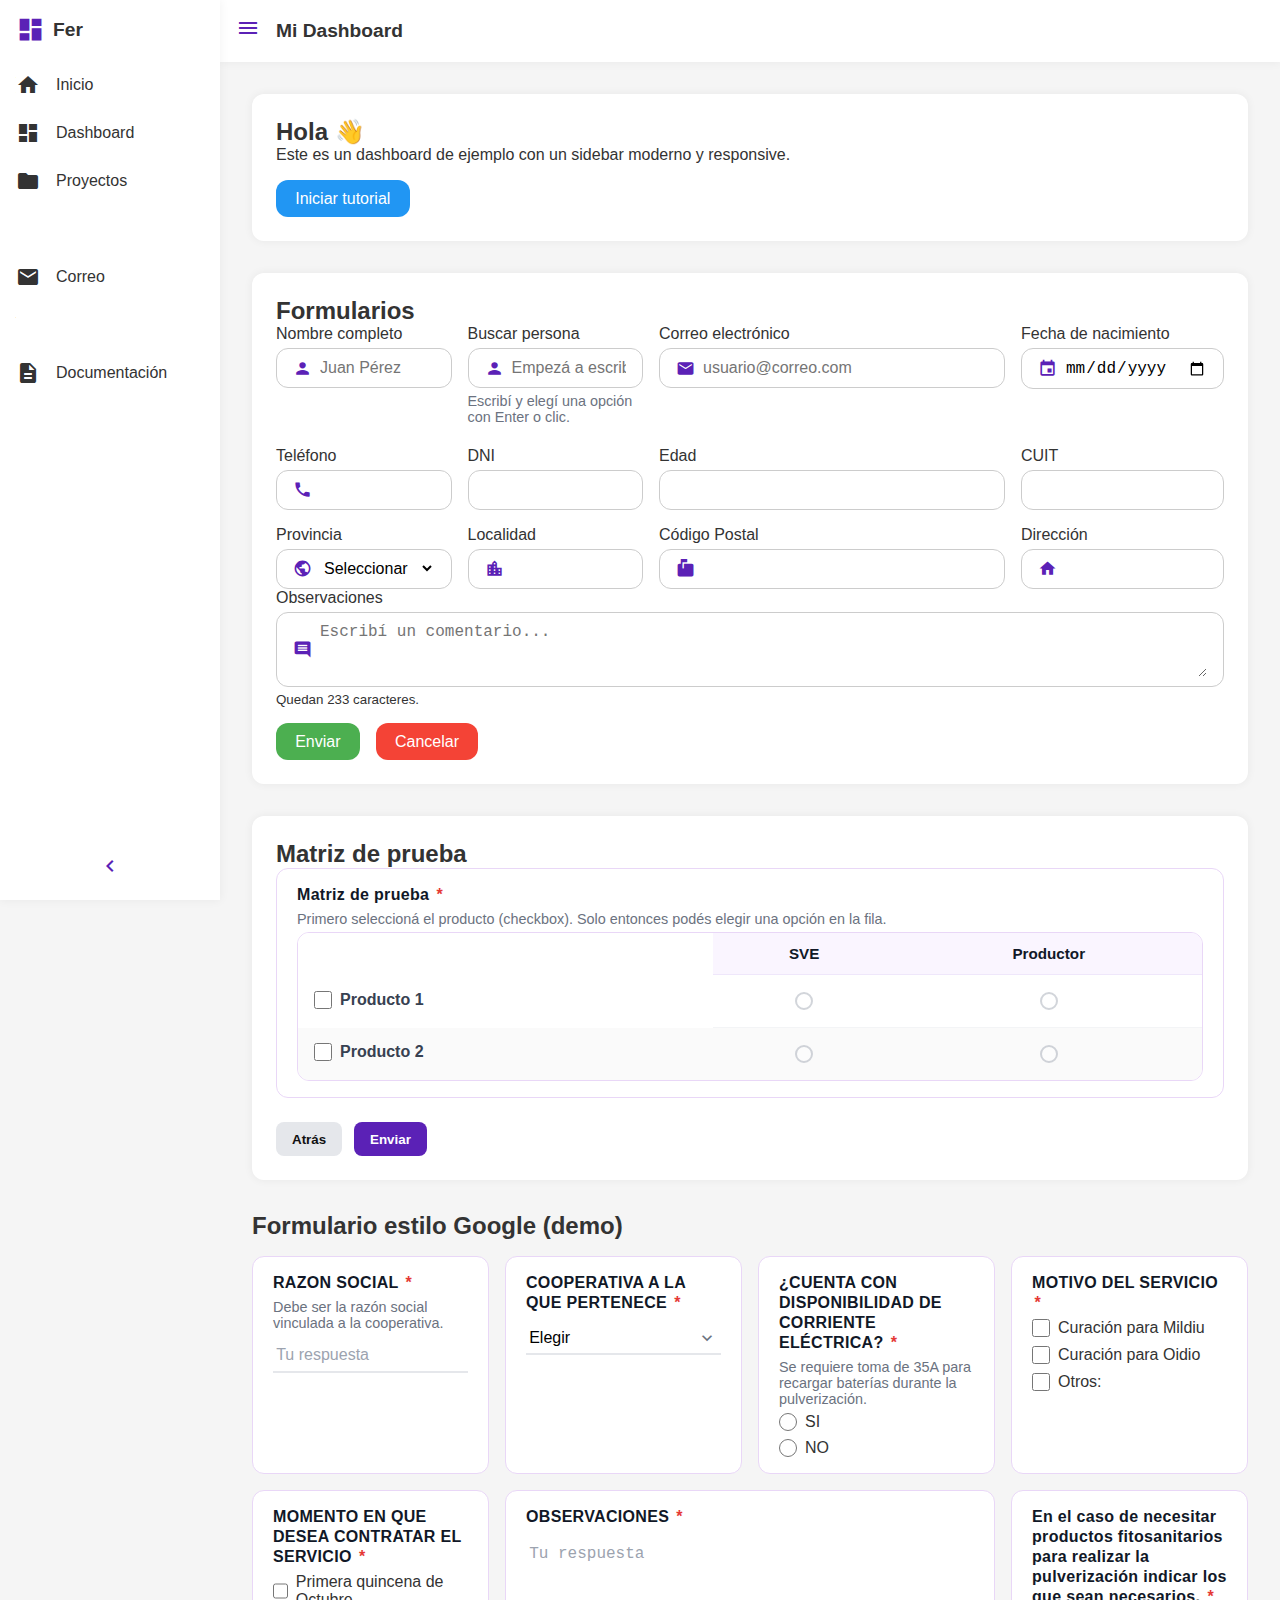
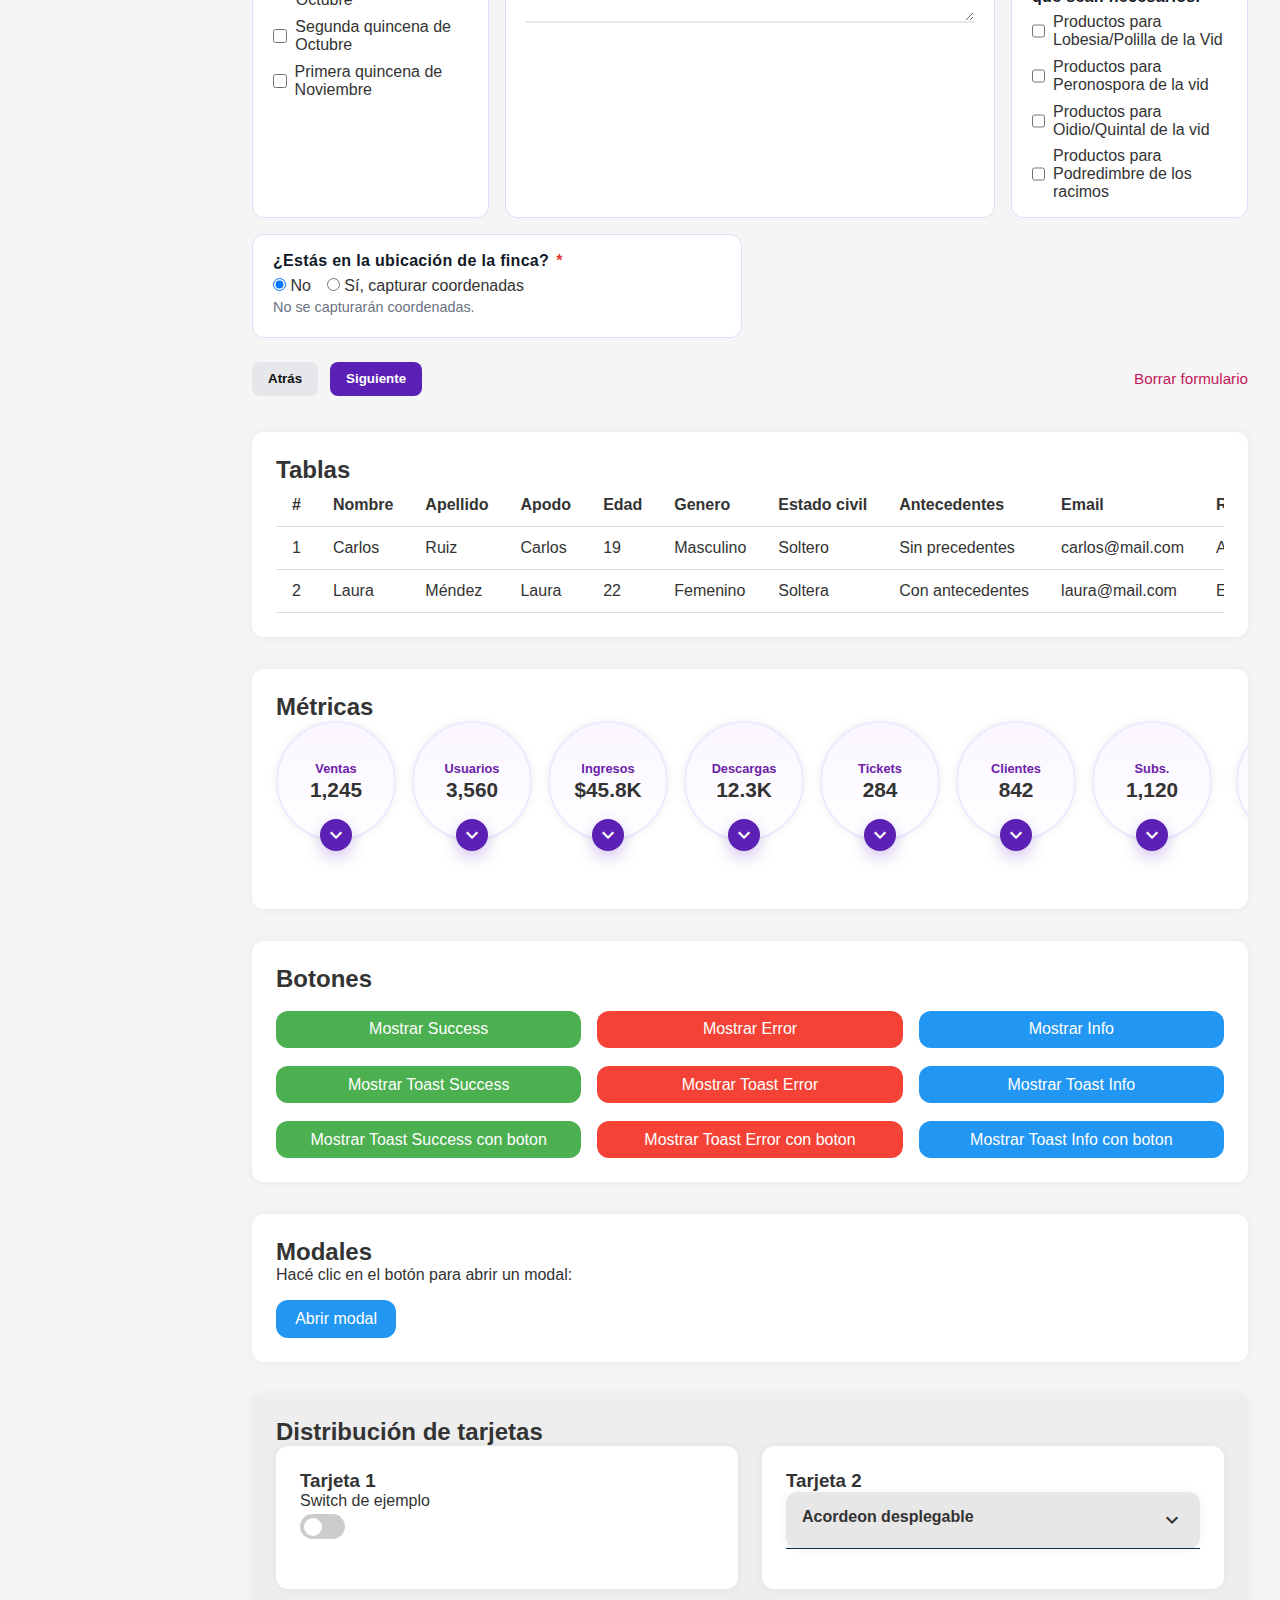
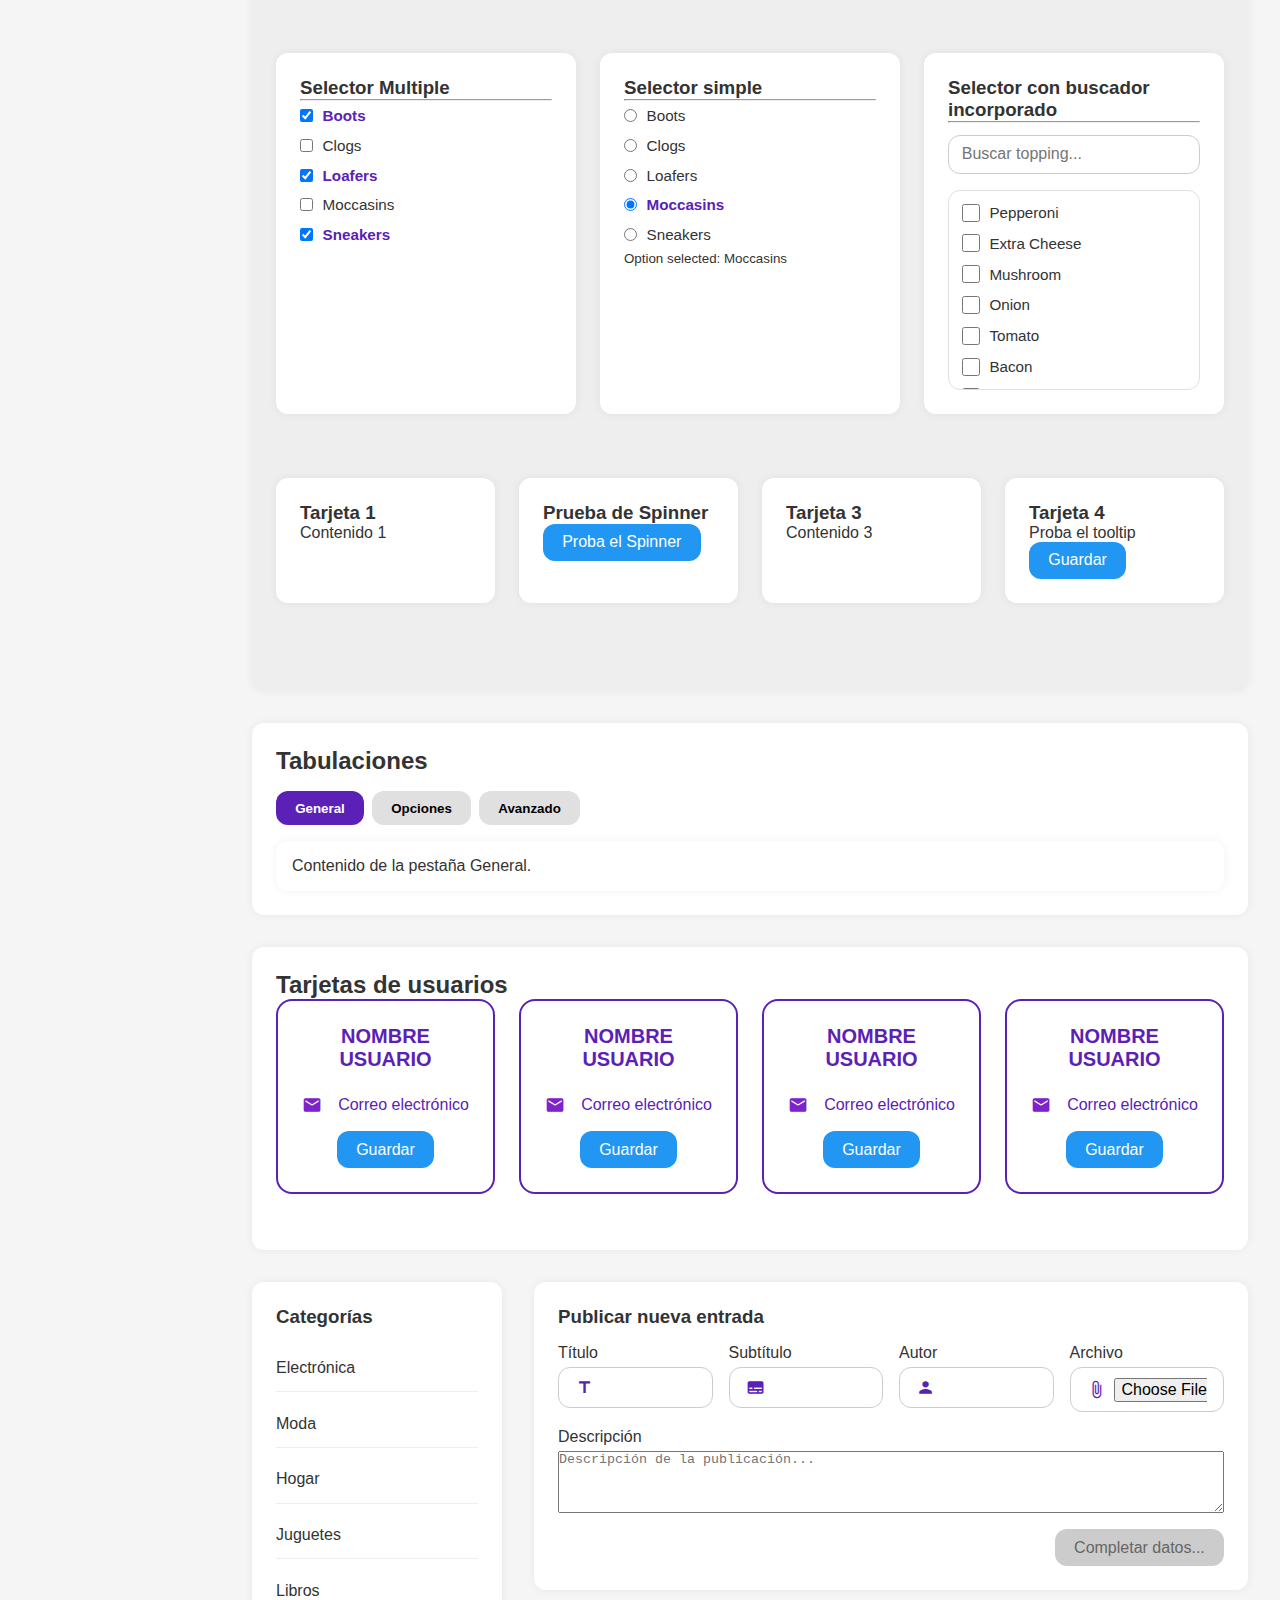
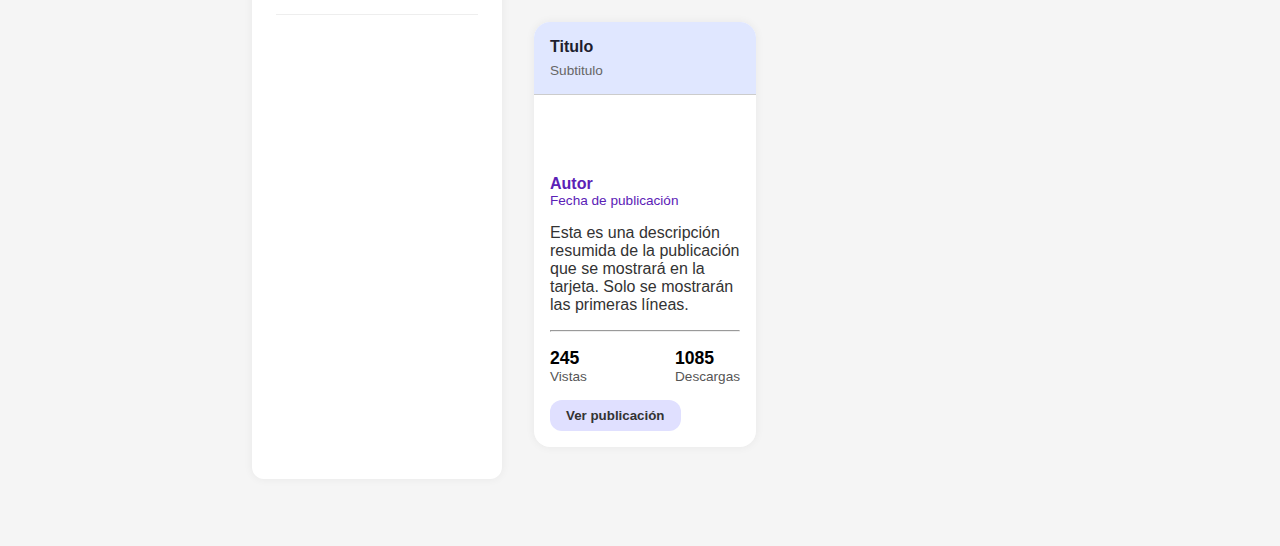
<file: assets/framework/index.html>
<!DOCTYPE html>
<html lang="es">

<head>
    <meta charset="UTF-8">
    <meta name="viewport" content="width=device-width, initial-scale=1">
    <title>UI Framework Fernando Salguero</title>

    <!-- Material Icons CDN -->
    <link href="https://fonts.googleapis.com/icon?family=Material+Icons" rel="stylesheet">

    <!-- Framework CSS -->
    <link rel="stylesheet" href="./framework.css">

</head>

<body>

    <!-- Contenedor principal -->
    <div class="layout">

        <!-- Sidebar -->
        <aside class="sidebar" id="sidebar">
            <div class="sidebar-header">
                <span class="material-icons logo-icon">dashboard</span>
                <span class="logo-text">Fer</span>
            </div>

            <nav class="sidebar-menu">
                <ul>
                    <li onclick="location.href='index.html'">
                        <span class="material-icons">home</span><span class="link-text">Inicio</span>
                    </li>
                    <li><span class="material-icons">dashboard</span><span class="link-text">Dashboard</span></li>
                    <li><span class="material-icons">folder</span><span class="link-text">Proyectos</span></li>
                    <li><span class="material-icons">calendar_today</span><span class="link-text">Calendario</span></li>
                    <li><span class="material-icons">email</span><span class="link-text">Correo</span></li>
                    <li><span class="material-icons">bar_chart</span><span class="link-text">Reportes</span></li>
                    <li onclick="location.href='documentation.html'">
                        <span class="material-icons">description</span><span class="link-text">Documentación</span>
                    </li>
                </ul>
            </nav>

            <div class="sidebar-footer">
                <button class="btn-icon" onclick="toggleSidebar()">
                    <span class="material-icons" id="collapseIcon">chevron_left</span>
                </button>
            </div>
        </aside>

        <!-- Contenido principal -->
        <div class="main">

            <!-- header -->
            <header class="navbar">
                <button class="btn-icon" onclick="toggleSidebar()">
                    <span class="material-icons">menu</span>
                </button>
                <div class="navbar-title">Mi Dashboard</div>
            </header>

            <!-- cuerpo de la página  -->
            <section class="content">

                <!-- Bienvenida -->
                <div class="card">
                    <h2>Hola 👋</h2>
                    <p>Este es un dashboard de ejemplo con un sidebar moderno y responsive.</p>
                    <div class="form-buttons">
                        <button class="btn btn-info" onclick="startTour()">Iniciar tutorial</button>
                    </div>
                </div>




                <!-- Formulario -->
                <div class="card">
                    <h2>Formularios</h2>
                    <form class="form-modern">
                        <div class="form-grid grid-4">

                            <!-- Nombre completo -->
                            <div class="input-group">
                                <label for="nombre">Nombre completo</label>
                                <div class="input-icon input-icon-name">
                                    <input type="text" id="nombre" name="nombre" placeholder="Juan Pérez" required />
                                </div>
                            </div>

                            <!-- Nombre (con buscador en el mismo input) -->
<div class="input-group">
  <label for="nombre-buscador">Buscar persona</label>
  <div class="input-icon input-icon-name typeahead-wrapper">
    <input
      type="text"
      id="nombre-buscador"
      name="nombre_buscador"
      placeholder="Empezá a escribir un nombre…"
      autocomplete="off"
      aria-autocomplete="list"
      aria-expanded="false"
      aria-controls="ta-list-nombres"
      aria-activedescendant=""
      required
    />
    <!-- Sugerencias -->
    <ul id="ta-list-nombres" class="typeahead-list" role="listbox" hidden></ul>
  </div>
  <small class="gform-helper">Escribí y elegí una opción con Enter o clic.</small>
</div>

                            <!-- Correo electrónico -->
                            <div class="input-group">
                                <label for="email">Correo electrónico</label>
                                <div class="input-icon input-icon-email">
                                    <input id="email" name="email" placeholder="usuario@correo.com" />
                                </div>
                            </div>

                            <!-- Fecha de nacimiento -->
                            <div class="input-group">
                                <label for="fecha">Fecha de nacimiento</label>
                                <div class="input-icon input-icon-date">
                                    <input id="fecha" name="fecha" />
                                </div>
                            </div>

                            <!-- Teléfono -->
                            <div class="input-group">
                                <label for="telefono">Teléfono</label>
                                <div class="input-icon input-icon-phone">
                                    <input id="telefono" name="telefono" />
                                </div>
                            </div>

                            <!-- DNI -->
                            <div class="input-group">
                                <label for="dni">DNI</label>
                                <div class="input-icon input-icon-dni">
                                    <input id="dni" name="dni" />
                                </div>
                            </div>

                            <!-- Edad -->
                            <div class="input-group">
                                <label for="edad">Edad</label>
                                <div class="input-icon input-icon-age">
                                    <input id="edad" name="edad" />
                                </div>
                            </div>

                            <!-- CUIT -->
                            <div class="input-group">
                                <label for="cuit">CUIT</label>
                                <div class="input-icon input-icon-cuit">
                                    <input id="cuit" name="cuit" />
                                </div>
                            </div>

                            <!-- Provincia -->
                            <div class="input-group">
                                <label for="provincia">Provincia</label>
                                <div class="input-icon input-icon-globe">
                                    <select id="provincia" name="provincia" required>
                                        <option value="">Seleccionar</option>
                                        <option>Buenos Aires</option>
                                        <option>Córdoba</option>
                                        <option>Santa Fe</option>
                                    </select>
                                </div>
                            </div>

                            <!-- Localidad -->
                            <div class="input-group">
                                <label for="localidad">Localidad</label>
                                <div class="input-icon input-icon-city">
                                    <input type="text" id="localidad" name="localidad" required />
                                </div>
                            </div>

                            <!-- Código Postal -->
                            <div class="input-group">
                                <label for="cp">Código Postal</label>
                                <div class="input-icon input-icon-cp">
                                    <input type="text" id="cp" name="cp" />
                                </div>
                            </div>

                            <!-- Dirección -->
                            <div class="input-group">
                                <label for="direccion">Dirección</label>
                                <div class="input-icon input-icon-address">
                                    <input type="text" id="direccion" name="direccion" required />
                                </div>
                            </div>
                        </div>
                        <!-- Observaciones -->
                        <div class="input-group">
                            <label for="observaciones">Observaciones</label>
                            <div class="input-icon input-icon-comment">
                                <textarea id="observaciones" name="observaciones" maxlength="233" rows="3"
                                    placeholder="Escribí un comentario..."></textarea>
                            </div>
                            <small class="char-count" data-for="observaciones">Quedan 233 caracteres.</small>
                        </div>

                        <!-- Botones -->
                        <div class="form-buttons">
                            <button class="btn btn-aceptar" type="submit">Enviar</button>
                            <button class="btn btn-cancelar" type="reset">Cancelar</button>
                        </div>
                    </form>
                </div>

                <!-- ===== Matriz estilo Google Forms ===== -->
                <div class="card">
                    <h2>Matriz de prueba</h2>

                    <form id="form-matriz" class="gform-grid cols-1" novalidate>
                        <div class="gform-question" data-required="true">
                            <div class="gform-legend">
                                Matriz de prueba <span class="gform-required">*</span>
                            </div>
                            <div class="gform-helper">
                                Primero seleccioná el producto (checkbox). Solo entonces podés elegir una opción en la
                                fila.
                            </div>

                            <table class="gform-matrix" role="table" aria-label="Matriz de prueba">
                                <thead>
                                    <tr>
                                        <th scope="col" class="gfm-empty"></th>
                                        <th scope="col">SVE</th>
                                        <th scope="col">Productor</th>
                                    </tr>
                                </thead>
                                <tbody>
                                    <!-- Row 1 -->
                                    <tr>
                                        <th scope="row">
                                            <label class="gfm-prod">
                                                <input type="checkbox" class="gfm-row-toggle" name="m_sel[]"
                                                    value="row1" data-row="row1" />
                                                <span>Producto 1</span>
                                            </label>
                                        </th>
                                        <td>
                                            <label class="gfm-radio">
                                                <input type="radio" name="m_row1" value="sve" disabled />
                                            </label>
                                        </td>
                                        <td>
                                            <label class="gfm-radio">
                                                <input type="radio" name="m_row1" value="productor" disabled />
                                            </label>
                                        </td>
                                    </tr>

                                    <!-- Row 2 -->
                                    <tr>
                                        <th scope="row">
                                            <label class="gfm-prod">
                                                <input type="checkbox" class="gfm-row-toggle" name="m_sel[]"
                                                    value="row2" data-row="row2" />
                                                <span>Producto 2</span>
                                            </label>
                                        </th>
                                        <td>
                                            <label class="gfm-radio">
                                                <input type="radio" name="m_row2" value="sve" disabled />
                                            </label>
                                        </td>
                                        <td>
                                            <label class="gfm-radio">
                                                <input type="radio" name="m_row2" value="productor" disabled />
                                            </label>
                                        </td>
                                    </tr>
                                </tbody>
                            </table>

                            <div class="gform-error">Seleccioná al menos un producto y, para cada producto seleccionado,
                                elegí una opción.</div>
                        </div>

                        <div class="gform-actions">
                            <button type="button" class="gform-btn">Atrás</button>
                            <button type="submit" class="gform-btn gform-primary">Enviar</button>
                        </div>
                    </form>
                </div>



                <!-- formulario de google  -->

                <h2 style="margin-bottom: 1rem;">Formulario estilo Google (demo)</h2>

                <form id="form-dron" class="gform-grid cols-4" novalidate>
                    <!-- 1) Short answer -->
                    <div class="gform-question" data-required="true">
                        <label class="gform-label" for="g_razon">RAZON SOCIAL <span
                                class="gform-required">*</span></label>
                        <div class="gform-helper">Debe ser la razón social vinculada a la cooperativa.</div>
                        <input class="gform-input" id="g_razon" name="g_razon" type="text" placeholder="Tu respuesta" />
                        <div class="gform-error">Esta pregunta es obligatoria.</div>
                    </div>

                    <!-- 2) Select / dropdown -->
                    <div class="gform-question" data-required="true">
                        <label class="gform-label" for="g_coop">COOPERATIVA A LA QUE PERTENECE <span
                                class="gform-required">*</span></label>
                        <div class="gform-select">
                            <select id="g_coop" name="g_coop">
                                <option value="">Elegir</option>
                                <option>Cooperativa La Dormida</option>
                                <option>Cooperativa Las Trincheras</option>
                                <option>Cooperativa Productores de Junín</option>
                            </select>
                            <span class="material-icons gform-arrow">expand_more</span>
                        </div>
                        <div class="gform-error">Esta pregunta es obligatoria.</div>
                    </div>

                    <!-- 3) Radio (SI/NO) con helper -->
                    <div class="gform-question" role="group" aria-labelledby="q_corriente_label">
                        <div id="q_corriente_label" class="gform-legend">
                            ¿CUENTA CON DISPONIBILIDAD DE CORRIENTE ELÉCTRICA? <span class="gform-required">*</span>
                        </div>
                        <div class="gform-helper">
                            Se requiere toma de 35A para recargar baterías durante la pulverización.
                        </div>
                        <div class="gform-options">
                            <label class="gform-option"><input type="radio" name="g_corriente" value="si">
                                <span>SI</span></label>
                            <label class="gform-option"><input type="radio" name="g_corriente" value="no">
                                <span>NO</span></label>
                        </div>
                        <div class="gform-error">Esta pregunta es obligatoria.</div>
                    </div>

                    <!-- 4) Checkbox (con “Otros” inline) -->
                    <div class="gform-question" role="group" aria-labelledby="q_motivo_label">
                        <div id="q_motivo_label" class="gform-legend">
                            MOTIVO DEL SERVICIO <span class="gform-required">*</span>
                        </div>
                        <div class="gform-options">
                            <label class="gform-option"><input type="checkbox" name="g_motivo[]" value="mildiu">
                                <span>Curación para Mildiu</span></label>
                            <label class="gform-option"><input type="checkbox" name="g_motivo[]" value="oidio">
                                <span>Curación para Oidio</span></label>
                            <label class="gform-option gform-option-otros">
                                <input type="checkbox" id="g_motivo_otros_chk" name="g_motivo[]" value="otros"
                                    aria-controls="g_motivo_otros">
                                <span>Otros:</span>
                                <input type="text" id="g_motivo_otros" name="g_motivo_otros"
                                    class="gform-input gform-input-inline oculto" placeholder="Especificar" disabled>
                            </label>
                        </div>
                        <div class="gform-error">Seleccioná al menos una opción.</div>
                    </div>

                    <!-- 5) Checkbox list (quincenas) -->
                    <div class="gform-question" role="group" aria-labelledby="q_momento_label">
                        <div id="q_momento_label" class="gform-legend">
                            MOMENTO EN QUE DESEA CONTRATAR EL SERVICIO <span class="gform-required">*</span>
                        </div>
                        <div class="gform-options">
                            <label class="gform-option"><input type="checkbox" name="g_quince[]" value="oct1">
                                <span>Primera quincena de Octubre</span></label>
                            <label class="gform-option"><input type="checkbox" name="g_quince[]" value="oct2">
                                <span>Segunda quincena de Octubre</span></label>
                            <label class="gform-option"><input type="checkbox" name="g_quince[]" value="nov1">
                                <span>Primera quincena de Noviembre</span></label>
                        </div>
                        <div class="gform-error">Seleccioná al menos una opción.</div>
                    </div>

                    <!-- 6) Long answer / párrafo -->
                    <div class="gform-question span-2" data-required="true">
                        <label class="gform-label" for="g_obs">OBSERVACIONES <span
                                class="gform-required">*</span></label>
                        <textarea class="gform-input gform-textarea" id="g_obs" name="g_obs" rows="3"
                            placeholder="Tu respuesta"></textarea>
                        <div class="gform-error">Esta pregunta es obligatoria.</div>
                    </div>

                    <!-- 7) Checkbox list (con complemento) -->
                    <div class="gform-question" role="group" aria-labelledby="q_productos_label">
                        <div id="q_productos_label" class="gform-legend">
                            En el caso de necesitar productos fitosanitarios para realizar la pulverización indicar los
                            que sean necesarios. <span class="gform-required">*</span>
                        </div>

                        <div class="gform-options gopts-with-complement">
                            <!-- Productos para Lobesia -->
                            <div class="gform-optbox">
                                <label class="gform-option">
                                    <input type="checkbox" name="g_quince[]" value="lobesia"
                                        data-complement="#cmp-lobesia">
                                    <span>Productos para Lobesia/Polilla de la Vid</span>
                                </label>
                                <div id="cmp-lobesia" class="gform-complement" hidden>
                                    <div class="gform-miniopts">
                                        <span>¿Tenés el producto?</span>
                                        <label><input type="radio" name="src-lobesia" value="sve" checked> No</label>
                                        <label><input type="radio" name="src-lobesia" value="yo"> Sí</label>
                                    </div>
                                    <div class="gform-brand" hidden>
                                        <input type="text" class="gform-input gform-input-inline" name="marca-lobesia"
                                            placeholder="Marca del producto">
                                        <div class="gform-helper">Indicá marca y, si aplica, concentración/composición.
                                        </div>
                                    </div>
                                </div>
                            </div>

                            <!-- Productos para Peronospora -->
                            <div class="gform-optbox">
                                <label class="gform-option">
                                    <input type="checkbox" name="g_quince[]" value="peronospora"
                                        data-complement="#cmp-peronospora">
                                    <span>Productos para Peronospora de la vid</span>
                                </label>
                                <div id="cmp-peronospora" class="gform-complement" hidden>
                                    <div class="gform-miniopts">
                                        <span>¿Tenés el producto?</span>
                                        <label><input type="radio" name="src-peronospora" value="sve" checked>
                                            No</label>
                                        <label><input type="radio" name="src-peronospora" value="yo"> Sí</label>
                                    </div>
                                    <div class="gform-brand" hidden>
                                        <input type="text" class="gform-input gform-input-inline"
                                            name="marca-peronospora" placeholder="Marca del producto">
                                        <div class="gform-helper">Indicá marca y, si aplica, concentración/composición.
                                        </div>
                                    </div>
                                </div>
                            </div>

                            <!-- Productos para Oidio -->
                            <div class="gform-optbox">
                                <label class="gform-option">
                                    <input type="checkbox" name="g_quince[]" value="oidio" data-complement="#cmp-oidio">
                                    <span>Productos para Oidio/Quintal de la vid</span>
                                </label>
                                <div id="cmp-oidio" class="gform-complement" hidden>
                                    <div class="gform-miniopts">
                                        <span>¿Tenés el producto?</span>
                                        <label><input type="radio" name="src-oidio" value="sve" checked> No</label>
                                        <label><input type="radio" name="src-oidio" value="yo"> Sí</label>
                                    </div>
                                    <div class="gform-brand" hidden>
                                        <input type="text" class="gform-input gform-input-inline" name="marca-oidio"
                                            placeholder="Marca del producto">
                                        <div class="gform-helper">Indicá marca y, si aplica, concentración/composición.
                                        </div>
                                    </div>
                                </div>
                            </div>

                            <!-- Productos para Podredumbre -->
                            <div class="gform-optbox">
                                <label class="gform-option">
                                    <input type="checkbox" name="g_quince[]" value="podredumbre"
                                        data-complement="#cmp-podredumbre">
                                    <span>Productos para Podredimbre de los racimos</span>
                                </label>
                                <div id="cmp-podredumbre" class="gform-complement" hidden>
                                    <div class="gform-miniopts">
                                        <span>¿Tenés el producto?</span>
                                        <label><input type="radio" name="src-podredumbre" value="sve" checked>
                                            No</label>
                                        <label><input type="radio" name="src-podredumbre" value="yo"> Sí</label>
                                    </div>
                                    <div class="gform-brand" hidden>
                                        <input type="text" class="gform-input gform-input-inline"
                                            name="marca-podredumbre" placeholder="Marca del producto">
                                        <div class="gform-helper">Indicá marca y, si aplica, concentración/composición.
                                        </div>
                                    </div>
                                </div>
                            </div>
                        </div>

                        <div class="gform-error">Seleccioná al menos una opción.</div>
                    </div>

                    <!-- ¿Estás en la ubicación de la finca? -->
                    <div class="gform-question span-2" role="group" aria-labelledby="q_ubicacion_label">
                        <div id="q_ubicacion_label" class="gform-label">
                            ¿Estás en la ubicación de la finca? <span class="gform-required">*</span>
                        </div>

                        <div class="gform-miniopts">
                            <label><input type="radio" name="en-finca" value="no" checked> No</label>
                            <label><input type="radio" name="en-finca" value="si"> Sí, capturar coordenadas</label>
                        </div>

                        <div class="gform-helper" id="ubicacion_status">No se capturarán coordenadas.</div>

                        <!-- Campos que se envían por AJAX -->
                        <input type="hidden" name="lat" id="ubicacion_lat">
                        <input type="hidden" name="lng" id="ubicacion_lng">
                        <input type="hidden" name="acc" id="ubicacion_acc">
                        <input type="hidden" name="ubicacion_ts" id="ubicacion_ts">
                    </div>


                    <!-- Acciones (podés dejarlas full width) -->
                    <div class="gform-actions span-4">
                        <button type="button" class="gform-btn">Atrás</button>
                        <button type="submit" class="gform-btn gform-primary">Siguiente</button>
                        <a href="#" class="gform-clear"
                            onclick="document.getElementById('form-dron').reset();return false;">Borrar formulario</a>
                    </div>
                </form>


                <br>
                <br>

                <!-- Tabla -->
                <div class="card tabla-card">
                    <h2>Tablas</h2>
                    <div class="tabla-wrapper">
                        <table class="data-table">
                            <thead>
                                <tr>
                                    <th>#</th>
                                    <th>Nombre</th>
                                    <th>Apellido</th>
                                    <th>Apodo</th>
                                    <th>Edad</th>
                                    <th>Genero</th>
                                    <th>Estado civil</th>
                                    <th>Antecedentes</th>
                                    <th>Email</th>
                                    <th>Rol</th>
                                    <th>Estado</th>
                                </tr>
                            </thead>
                            <tbody>
                                <tr>
                                    <td>1</td>
                                    <td>Carlos</td>
                                    <td>Ruiz</td>
                                    <td>Carlos</td>
                                    <td>19</td>
                                    <td>Masculino</td>
                                    <td>Soltero</td>
                                    <td>Sin precedentes</td>
                                    <td>carlos@mail.com</td>
                                    <td>Administrador</td>
                                    <td><span class="badge success">Activo</span></td>
                                </tr>
                                <tr>
                                    <td>2</td>
                                    <td>Laura</td>
                                    <td>Méndez</td>
                                    <td>Laura</td>
                                    <td>22</td>
                                    <td>Femenino</td>
                                    <td>Soltera</td>
                                    <td>Con antecedentes</td>
                                    <td>laura@mail.com</td>
                                    <td>Editor</td>
                                    <td><span class="badge warning">Pendiente</span></td>
                                </tr>
                            </tbody>
                        </table>
                    </div>
                </div>

                <!-- TARJETA DE METRICAS -->
                <!-- Métricas redondas -->
                <div class="card">
                    <h2>Métricas</h2>

                    <div class="metrics-round-grid">
                        <!-- 1 -->
                        <div class="metric-round">
                            <div class="metric-circle">
                                <span class="metric-name">Ventas</span>
                                <span class="metric-count">1,245</span>
                                <button class="metric-center-btn" aria-expanded="false" aria-controls="m-ventas"
                                    onclick="toggleRoundMetric(this)">
                                    <span class="material-icons">expand_more</span>
                                </button>
                            </div>
                            <div class="metric-extra-round" id="m-ventas">
                                <ul>
                                    <li>Online: 950</li>
                                    <li>Locales: 295</li>
                                    <li>Promedio diario: 42</li>
                                </ul>
                            </div>
                        </div>

                        <!-- 2 -->
                        <div class="metric-round">
                            <div class="metric-circle">
                                <span class="metric-name">Usuarios</span>
                                <span class="metric-count">3,560</span>
                                <button class="metric-center-btn" aria-expanded="false" aria-controls="m-usuarios"
                                    onclick="toggleRoundMetric(this)">
                                    <span class="material-icons">expand_more</span>
                                </button>
                            </div>
                            <div class="metric-extra-round" id="m-usuarios">
                                <ul>
                                    <li>Nuevos: 320</li>
                                    <li>Activos: 3,240</li>
                                    <li>Retención: 88%</li>
                                </ul>
                            </div>
                        </div>

                        <!-- 3 -->
                        <div class="metric-round">
                            <div class="metric-circle">
                                <span class="metric-name">Ingresos</span>
                                <span class="metric-count">$45.8K</span>
                                <button class="metric-center-btn" aria-expanded="false" aria-controls="m-ingresos"
                                    onclick="toggleRoundMetric(this)">
                                    <span class="material-icons">expand_more</span>
                                </button>
                            </div>
                            <div class="metric-extra-round" id="m-ingresos">
                                <ul>
                                    <li>Producto A: $20K</li>
                                    <li>Producto B: $15.5K</li>
                                    <li>Servicios: $10.3K</li>
                                </ul>
                            </div>
                        </div>

                        <!-- 4 -->
                        <div class="metric-round">
                            <div class="metric-circle">
                                <span class="metric-name">Descargas</span>
                                <span class="metric-count">12.3K</span>
                                <button class="metric-center-btn" aria-expanded="false" aria-controls="m-descargas"
                                    onclick="toggleRoundMetric(this)">
                                    <span class="material-icons">expand_more</span>
                                </button>
                            </div>
                            <div class="metric-extra-round" id="m-descargas">
                                <ul>
                                    <li>App iOS: 7.1K</li>
                                    <li>App Android: 5.2K</li>
                                </ul>
                            </div>
                        </div>

                        <!-- 5 -->
                        <div class="metric-round">
                            <div class="metric-circle">
                                <span class="metric-name">Tickets</span>
                                <span class="metric-count">284</span>
                                <button class="metric-center-btn" aria-expanded="false" aria-controls="m-tickets"
                                    onclick="toggleRoundMetric(this)">
                                    <span class="material-icons">expand_more</span>
                                </button>
                            </div>
                            <div class="metric-extra-round" id="m-tickets">
                                <ul>
                                    <li>Abiertos: 67</li>
                                    <li>En curso: 121</li>
                                    <li>Resueltos: 96</li>
                                </ul>
                            </div>
                        </div>

                        <!-- 6 -->
                        <div class="metric-round">
                            <div class="metric-circle">
                                <span class="metric-name">Clientes</span>
                                <span class="metric-count">842</span>
                                <button class="metric-center-btn" aria-expanded="false" aria-controls="m-clientes"
                                    onclick="toggleRoundMetric(this)">
                                    <span class="material-icons">expand_more</span>
                                </button>
                            </div>
                            <div class="metric-extra-round" id="m-clientes">
                                <ul>
                                    <li>Empresas: 110</li>
                                    <li>Particulares: 732</li>
                                </ul>
                            </div>
                        </div>

                        <!-- 7 -->
                        <div class="metric-round">
                            <div class="metric-circle">
                                <span class="metric-name">Subs.</span>
                                <span class="metric-count">1,120</span>
                                <button class="metric-center-btn" aria-expanded="false" aria-controls="m-subs"
                                    onclick="toggleRoundMetric(this)">
                                    <span class="material-icons">expand_more</span>
                                </button>
                            </div>
                            <div class="metric-extra-round" id="m-subs">
                                <ul>
                                    <li>Mensual: 910</li>
                                    <li>Anual: 210</li>
                                </ul>
                            </div>
                        </div>

                        <!-- 8 -->
                        <div class="metric-round">
                            <div class="metric-circle">
                                <span class="metric-name">Devoluciones</span>
                                <span class="metric-count">32</span>
                                <button class="metric-center-btn" aria-expanded="false" aria-controls="m-devoluciones"
                                    onclick="toggleRoundMetric(this)">
                                    <span class="material-icons">expand_more</span>
                                </button>
                            </div>
                            <div class="metric-extra-round" id="m-devoluciones">
                                <ul>
                                    <li>Por defecto: 12</li>
                                    <li>Arrepentimiento: 20</li>
                                </ul>
                            </div>
                        </div>
                    </div>
                </div>




                <!-- Tarjeta alertas emergentes -->
                <div class="card">
                    <h2>Botones</h2>
                    <br>
                    <!-- Show alert -->
                    <div class="form-grid grid-3">
                        <button class="btn btn-aceptar"
                            onclick="showAlert('success', '¡Operación completada con éxito!')">
                            Mostrar Success
                        </button>
                        <button class="btn btn-cancelar"
                            onclick="showAlert('error', 'Ha ocurrido un error inesperado.')">
                            Mostrar Error
                        </button>
                        <button class="btn btn-info" onclick="showAlert('info', 'Este es un mensaje informativo.')">
                            Mostrar Info
                        </button>
                    </div>
                    <br>
                    <!-- toastify -->
                    <div class="form-grid grid-3">
                        <button class="btn btn-aceptar"
                            onclick="showToast('success', 'Formulario enviado correctamente');">
                            Mostrar Toast Success
                        </button>
                        <button class="btn btn-cancelar" onclick="showToast('error', 'Error al enviar el formulario');">
                            Mostrar Toast Error
                        </button>
                        <button class="btn btn-info" onclick="showToast('info', 'Tenés campos pendientes');">
                            Mostrar Toast Info
                        </button>
                    </div>
                    <br>
                    <!-- toastify con boton -->
                    <div class="form-grid grid-3">
                        <button class="btn btn-aceptar"
                            onclick="showToastBoton('success', 'Formulario enviado correctamente');">
                            Mostrar Toast Success con boton
                        </button>
                        <button class="btn btn-cancelar"
                            onclick="showToastBoton('error', 'Error al enviar el formulario');">
                            Mostrar Toast Error con boton
                        </button>
                        <button class="btn btn-info" onclick="showToastBoton('info', 'Tenés campos pendientes');">
                            Mostrar Toast Info con boton
                        </button>
                    </div>
                </div>

                <!-- tarjeta de prueba modal -->
                <div class="card">
                    <h2>Modales</h2>
                    <p>Hacé clic en el botón para abrir un modal:</p>
                    <div class="form-buttons">
                        <button class="btn btn-info" onclick="openModal()">Abrir modal</button>
                    </div>
                </div>


                <!-- Varias tarjetas apiladas -->
                <div class="card" style="background-color: #eee;">
                    <h2>Distribución de tarjetas</h2>
                    <div class="card-grid grid-2">
                        <div class="card">
                            <h3>Tarjeta 1</h3>
                            <div class="input-group">
                                <label for="notificaciones">Switch de ejemplo</label>
                                <label class="switch">
                                    <input type="checkbox" id="notificaciones">
                                    <span class="slider"></span>
                                </label>
                            </div>
                        </div>
                        <div class="card">
                            <h3>Tarjeta 2</h3>
                            <div class="accordion">
                                <div class="accordion-header" onclick="toggleAccordion(this)">
                                    <span>Acordeon desplegable</span>
                                    <span class="material-icons">expand_more</span>
                                </div>
                                <div class="accordion-body">
                                    <!-- Aquí podés poner lo que quieras -->
                                    <p>Al hacer click, se va a mostrar el contenido dentro de este acordeon</p>
                                </div>
                            </div>
                        </div>
                    </div>

                    <div class="card-grid grid-3">
                        <div class="card selector-list">
                            <h3>Selector Multiple</h3>
                            <hr />
                            <label>
                                <input type="checkbox" checked />
                                <span>Boots</span>
                            </label>
                            <label>
                                <input type="checkbox" />
                                <span>Clogs</span>
                            </label>
                            <label>
                                <input type="checkbox" checked />
                                <span>Loafers</span>
                            </label>
                            <label>
                                <input type="checkbox" />
                                <span>Moccasins</span>
                            </label>
                            <label>
                                <input type="checkbox" checked />
                                <span>Sneakers</span>
                            </label>
                        </div>
                        <div class="card selector-list">
                            <h3>Selector simple</h3>
                            <hr />
                            <label>
                                <input type="radio" name="shoes" />
                                <span>Boots</span>
                            </label>
                            <label>
                                <input type="radio" name="shoes" />
                                <span>Clogs</span>
                            </label>
                            <label>
                                <input type="radio" name="shoes" />
                                <span>Loafers</span>
                            </label>
                            <label>
                                <input type="radio" name="shoes" checked />
                                <span>Moccasins</span>
                            </label>
                            <label>
                                <input type="radio" name="shoes" />
                                <span>Sneakers</span>
                            </label>
                            <small>Option selected: Moccasins</small>
                        </div>


                        <div class="card smart-selector">
                            <h3>Selector con buscador incorporado</h3>
                            <hr />

                            <input type="text" class="smart-selector-search" placeholder="Buscar topping...">

                            <div class="smart-selector-list">
                                <label><input type="checkbox" name="toppings" value="pepperoni"> Pepperoni</label>
                                <label><input type="checkbox" name="toppings" value="extracheese"> Extra Cheese</label>
                                <label><input type="checkbox" name="toppings" value="mushroom"> Mushroom</label>
                                <label><input type="checkbox" name="toppings" value="onion"> Onion</label>
                                <label><input type="checkbox" name="toppings" value="tomato"> Tomato</label>
                                <label><input type="checkbox" name="toppings" value="bacon"> Bacon</label>
                                <label><input type="checkbox" name="toppings" value="olives"> Olives</label>
                                <label><input type="checkbox" name="toppings" value="spinach"> Spinach</label>
                                <!-- Agregá más opciones acá -->
                            </div>
                        </div>

                    </div>

                    <div class="card-grid grid-4">
                        <div class="card">
                            <h3>Tarjeta 1</h3>
                            <p>Contenido 1</p>
                        </div>
                        <div class="card">
                            <h3>Prueba de Spinner</h3>
                            <button class="btn btn-info" onclick="probarSpinner()">Proba el Spinner</button>
                        </div>
                        <div class="card">
                            <h3>Tarjeta 3</h3>
                            <p>Contenido 3</p>
                        </div>
                        <div class="card">
                            <h3>Tarjeta 4</h3>
                            <p>Proba el tooltip</p>
                            <!-- tooltip -->
                            <button class="btn btn-info" data-tooltip="Botón para guardar">Guardar</button>
                        </div>
                    </div>
                </div>

                <!-- tabs -->
                <div class="card">
                    <h2>Tabulaciones</h2>
                    <div class="tabs">
                        <div class="tab-buttons">
                            <button class="tab-button active" data-tab="tab1">General</button>
                            <button class="tab-button" data-tab="tab2">Opciones</button>
                            <button class="tab-button" data-tab="tab3">Avanzado</button>
                        </div>
                        <div class="tab-content active" id="tab1">
                            <p>Contenido de la pestaña General.</p>
                        </div>
                        <div class="tab-content" id="tab2">
                            <p>Contenido de la pestaña Opciones.</p>
                        </div>
                        <div class="tab-content" id="tab3">
                            <p>Contenido de la pestaña Avanzado.</p>
                        </div>
                    </div>
                </div>

                <!-- tabs -->
                <div class="card">
                    <h2>Tarjetas de usuarios</h2>
                    <div class="card-grid grid-4">
                        <div class="user-card">
                            <h3 class="user-name">NOMBRE USUARIO</h3>
                            <div class="user-info">
                                <span class="material-icons icon-email">mail</span>
                                <span class="user-email">Correo electrónico</span>
                            </div>
                            <button class="btn btn-info">Guardar</button>
                        </div>

                        <div class="user-card">
                            <h3 class="user-name">NOMBRE USUARIO</h3>
                            <div class="user-info">
                                <span class="material-icons icon-email">mail</span>
                                <span class="user-email">Correo electrónico</span>
                            </div>
                            <button class="btn btn-info">Guardar</button>
                        </div>

                        <div class="user-card">
                            <h3 class="user-name">NOMBRE USUARIO</h3>
                            <div class="user-info">
                                <span class="material-icons icon-email">mail</span>
                                <span class="user-email">Correo electrónico</span>
                            </div>
                            <button class="btn btn-info">Guardar</button>
                        </div>

                        <div class="user-card">
                            <h3 class="user-name">NOMBRE USUARIO</h3>
                            <div class="user-info">
                                <span class="material-icons icon-email">mail</span>
                                <span class="user-email">Correo electrónico</span>
                            </div>
                            <button class="btn btn-info">Guardar</button>
                        </div>
                    </div>
                </div>

                <!-- SECCIÓN TRIPLE PARA CREAR PUBLICACIONES Y PREVISUALIZARLAS -->
                <div class="triple-layout">
                    <!-- Columna izquierda: categorías -->
                    <div class="triple-categorias">
                        <h3>Categorías</h3>
                        <ul class="accordion-categorias">
                            <li>
                                <button class="categoria-btn" onclick="toggleSubcategorias(this)">Electrónica</button>
                                <ul class="subcategorias">
                                    <li>Celulares</li>
                                    <li>TVs</li>
                                    <li>Audio</li>
                                </ul>
                            </li>
                            <li>
                                <button class="categoria-btn" onclick="toggleSubcategorias(this)">Moda</button>
                                <ul class="subcategorias">
                                    <li>Hombre</li>
                                    <li>Mujer</li>
                                    <li>Niños</li>
                                </ul>
                            </li>
                            <li>
                                <button class="categoria-btn" onclick="toggleSubcategorias(this)">Hogar</button>
                                <ul class="subcategorias">
                                    <li>Cocina</li>
                                    <li>Deco</li>
                                    <li>Muebles</li>
                                </ul>
                            </li>
                            <li>
                                <button class="categoria-btn" onclick="toggleSubcategorias(this)">Juguetes</button>
                                <ul class="subcategorias">
                                    <li>Muñecos</li>
                                    <li>Didácticos</li>
                                    <li>Exterior</li>
                                </ul>
                            </li>
                            <li>
                                <button class="categoria-btn" onclick="toggleSubcategorias(this)">Libros</button>
                                <ul class="subcategorias">
                                    <li>Infantiles</li>
                                    <li>Novelas</li>
                                    <li>Técnicos</li>
                                </ul>
                            </li>
                        </ul>
                    </div>


                    <!-- 📝 Formulario para nueva publicación -->
                    <div class="triple-derecha">
                        <div class="triple-form">
                            <h3>Publicar nueva entrada</h3>
                            <form class="form-grid grid-4" id="form-publicacion" enctype="multipart/form-data">
                                <!-- Título -->
                                <div class="input-group">
                                    <label for="titulo">Título</label>
                                    <div class="input-icon">
                                        <span class="material-icons">title</span>
                                        <input type="text" name="titulo" id="titulo" required>
                                    </div>
                                </div>

                                <!-- Subtítulo -->
                                <div class="input-group">
                                    <label for="subtitulo">Subtítulo</label>
                                    <div class="input-icon">
                                        <span class="material-icons">subtitles</span>
                                        <input type="text" name="subtitulo" id="subtitulo" required>
                                    </div>
                                </div>

                                <!-- Autor -->
                                <div class="input-group">
                                    <label for="autor">Autor</label>
                                    <div class="input-icon">
                                        <span class="material-icons">person</span>
                                        <input type="text" name="autor" id="autor" required>
                                    </div>
                                </div>

                                <!-- Archivo -->
                                <div class="input-group">
                                    <label for="archivo">Archivo</label>
                                    <div class="input-icon">
                                        <span class="material-icons">attach_file</span>
                                        <input type="file" name="archivo" id="archivo" accept=".pdf">
                                    </div>
                                </div>

                                <!-- Descripción -->
                                <div class="input-group" style="grid-column: span 4;">
                                    <label for="descripcion">Descripción</label>
                                    <textarea name="descripcion" id="descripcion" rows="4"
                                        placeholder="Descripción de la publicación..." required></textarea>
                                </div>

                                <!-- Botón guardar -->
                                <div style="grid-column: span 4; text-align: right;">
                                    <button type="submit" class="btn btn-disabled" id="btn-guardar" disabled>Guardar
                                        publicación</button>
                                </div>
                            </form>
                        </div>

                        <!-- Fila inferior: tarjetas -->
                        <div class="triple-tarjetas card-grid grid-3">
                            <div class="product-card">
                                <div class="product-header">
                                    <h4>Titulo</h4>
                                    <p>Subtitulo</p>
                                </div>
                                <div class="product-body">
                                    <div class="user-info">
                                        <span class="material-icons avatar download-icon">download</span>
                                        <div>
                                            <strong>Autor</strong>
                                            <div class="role">Fecha de publicación</div>
                                        </div>
                                    </div>

                                    <!-- Descripción -->
                                    <p class="description">
                                        Esta es una descripción resumida de la publicación que se mostrará en la
                                        tarjeta. Solo se mostrarán las
                                        primeras líneas.
                                    </p>

                                    <hr />

                                    <div class="product-footer">
                                        <div class="metric">
                                            <strong>245</strong>
                                            <span>Vistas</span>
                                        </div>
                                        <div class="metric">
                                            <strong>1085</strong>
                                            <span>Descargas</span>
                                        </div>
                                        <button class="btn-view">Ver publicación</button>
                                    </div>
                                </div>
                            </div>

                        </div>
                    </div>
                </div>
                <!-- Alert -->
                <div class="alert-container" id="alertContainer"></div>
            </section>

        </div>
    </div>

    <!-- Spinner Global -->
    <div id="globalSpinner" class="spinner-overlay hidden">
        <div class="spinner"></div>
    </div>

    <!-- Modal -->
    <div id="modal" class="modal hidden">
        <div class="modal-content">
            <h3>Título del modal</h3>
            <p>Este es un ejemplo de modal simple y responsive.</p>
            <div class="form-buttons">
                <button class="btn btn-aceptar" onclick="closeModal()">Aceptar</button>
                <button class="btn btn-cancelar" onclick="closeModal()">Cancelar</button>
            </div>
        </div>
    </div>

    <!-- Framework JS -->
    <script src="./framework.js"></script>

    <!-- Spinner Global -->
    <script src="https://www.fernandosalguero.com/cdn/components/spinner-global.js"></script>

    <!-- Funcion para probar el spinner -->
    <script>
        function probarSpinner() {
            showSpinner();

            // Simula una petición con un timeout de 3 segundos
            setTimeout(() => {
                hideSpinner();
            }, 3000);
        }
    </script>
</body>
<div id="toast-container"></div>
<div id="toast-container-boton"></div>

</html>
</file>
<file: assets/framework/framework.css>
:root {
    --primary-color: #5b21b6;
    --sidebar-bg: #fff;
    --sidebar-width: 220px;
    --sidebar-collapsed-width: 70px;
    --transition: 0.3s ease;
    --text-color: #333;
    --icon-color: #5b21b6;
    --shadow: 0 0 10px rgba(0, 0, 0, 0.06);
    --border-radius: 12px;
    --font-family: 'Segoe UI', sans-serif;
}

* {
    margin: 0;
    padding: 0;
    box-sizing: border-box;
}

body {
    font-family: var(--font-family);
    background: #f5f5f5;
    color: var(--text-color);
    overflow-x: auto;
}

/* Layout principal */
.layout {
    display: flex;
    min-height: 100vh;
    transition: var(--transition);
}

/* Sidebar */
.sidebar {
    width: var(--sidebar-width);
    background: var(--sidebar-bg);
    box-shadow: var(--shadow);
    display: flex;
    flex-direction: column;
    position: fixed;
    /* clave */
    top: 0;
    left: 0;
    bottom: 0;
    height: 100%;
    max-height: 100vh;
    overflow-y: auto;
    transition: var(--transition);
    z-index: 1000;
}

/* Cuando sidebar está colapsado */
.sidebar.collapsed+.main {
    margin-left: var(--sidebar-collapsed-width);
}

.sidebar.collapsed {
    width: var(--sidebar-collapsed-width);
}

.sidebar-header {
    padding: 1rem;
    display: flex;
    align-items: center;
    gap: 0.5rem;
}

.logo-icon {
    color: var(--icon-color);
    font-size: 1.8rem;
}

.logo-text {
    font-size: 1.2rem;
    font-weight: bold;
}

.sidebar.collapsed .logo-text {
    display: none;
}

.sidebar-menu {
    flex: 1;
    display: flex;
    flex-direction: column;
    justify-content: flex-start;
}

.sidebar-menu li {
    display: flex;
    align-items: center;
    gap: 1rem;
    padding: 0.75rem 1rem;
    cursor: pointer;
    transition: background 0.2s ease;
}

.sidebar-menu li:hover {
    background: #f0f0f0;
}

.sidebar.collapsed .link-text {
    display: none;
}

.sidebar-footer {
    padding: 1rem;
    text-align: center;
    background: #fff;
    position: sticky;
    bottom: 0;
}

.btn-icon {
    background: none;
    border: none;
    cursor: pointer;
    color: var(--icon-color);
    font-size: 1.5rem;
}

/* Contenido principal */
.main {
    flex: 1;
    display: flex;
    flex-direction: column;
    margin-left: var(--sidebar-width);
    transition: var(--transition);
    min-width: 0;
}

/* Navbar */
.navbar {
    background: #fff;
    padding: 1rem;
    box-shadow: var(--shadow);
    display: flex;
    align-items: center;
    gap: 1rem;
}

.navbar-title {
    font-size: 1.2rem;
    font-weight: bold;
}

/* Contenido */
.content {
    padding: 2rem;
}

.card {
    background: #fff;
    padding: 1.5rem;
    border-radius: var(--border-radius);
    box-shadow: var(--shadow);
    margin-bottom: 2rem;
    width: 100%;
    max-width: 100%;
    overflow-x: auto;
    /* previene desbordes horizontales */
    box-sizing: border-box;
}


/* Responsive: apilar en pantallas pequeñas */
@media (max-width: 1024px) {
    .card-grid.grid-4 {
        grid-template-columns: repeat(2, 1fr);
    }
}

@media (max-width: 768px) {
    .sidebar {
        position: absolute;
        height: 100dvh;
        z-index: 1000;
        left: -250px;
        width: var(--sidebar-width);
    }

    .form-grid {
        display: grid;
        grid-template-columns: 1fr;
        gap: 1rem;
    }

    .form-group {
        width: 100%;
    }

    .sidebar.open {
        left: 0;
    }

    .sidebar.collapsed {
        left: -70px;
    }

    .main {
        margin-left: 0;
    }

    .form-modern {
        gap: 1rem;
    }

    .form-buttons {
        display: flex;
        flex-direction: column;
        gap: 1.2rem;
        margin-top: 1rem;
    }

    .form-buttons .btn {
        width: 100%;
        padding: 0.85rem;
        font-size: 1rem;
    }

    .card {
        width: 100%;
    }

    .card-grid.grid-2,
    .card-grid.grid-3,
    .card-grid.grid-4 {
        grid-template-columns: 1fr !important;
    }
}

/* Botones */
.btn {
    padding: 0.6rem 1.2rem;
    font-size: 1rem;
    border: none;
    border-radius: var(--border-radius);
    cursor: pointer;
    transition: background-color 0.2s ease;
    color: white;
}

.btn-aceptar {
    background-color: #4caf50;
}

.btn-aceptar:hover {
    background-color: #43a047;
}

.btn-cancelar {
    background-color: #f44336;
}

.btn-cancelar:hover {
    background-color: #e53935;
}

.btn-info {
    background-color: #2196f3;
}

.btn-info:hover {
    background-color: #1976d2;
}

.btn-disabled {
    background-color: #ccc !important;
    color: #666 !important;
    cursor: not-allowed !important;
    pointer-events: none;
    box-shadow: none;
}

/* Formulario */
.form-grid {
    display: flex;
    flex-wrap: wrap;
    gap: 1rem;
}

.form-grid.grid-2,
.form-grid.grid-3,
.form-grid.grid-4 {
    display: grid;
    gap: 1rem;
}

.form-grid.grid-2 {
    grid-template-columns: repeat(2, 1fr);
}

.form-grid.grid-3 {
    grid-template-columns: repeat(3, 1fr);
}

.form-grid.grid-4 {
    grid-template-columns: repeat(4, 1fr);
}

.form-group {
    flex: 1 1 250px;
    display: flex;
    flex-direction: column;
}

.form-group label {
    margin-bottom: 0.3rem;
    font-weight: bold;
    font-size: 0.9rem;
}

.form-group input,
.form-group select,
.form-group textarea {
    padding: 0.5rem;
    font-size: 1rem;
    border: 1px solid #ccc;
    border-radius: var(--border-radius);
}

.form-buttons {
    margin-top: 1rem;
    display: flex;
    gap: 1rem;
    flex-wrap: wrap;
}

/* Tabla */

.card-tabla {
    overflow-x: auto;
    padding: 1.5rem;
    background: #fff;
    border-radius: var(--border-radius);
    box-shadow: var(--shadow);
    margin-bottom: 2rem;
}

.tabla-scroll {
    width: 100%;
    overflow-x: auto;
    -webkit-overflow-scrolling: touch;
}

.data-table {
    min-width: 900px;
    width: max-content;
    border-collapse: collapse;
    table-layout: auto;
}

.data-table th,
.data-table td {
    padding: 0.75rem 1rem;
    text-align: left;
    border-bottom: 1px solid #ddd;
    white-space: nowrap;
}

.tabla-card {
    padding: 1.5rem;
    border-radius: var(--border-radius);
    box-shadow: var(--shadow);
    background: #fff;
    overflow: hidden;
}

.tabla-wrapper {
    overflow-x: auto;
    width: 100%;
}

.data-table {
    width: 100%;
    min-width: 900px;
    border-collapse: collapse;
}

.data-table th,
.data-table td {
    padding: 0.75rem 1rem;
    text-align: left;
    white-space: nowrap;
    border-bottom: 1px solid #ddd;
}


/* badge */
.badge {
    padding: 0.3rem 0.7rem;
    border-radius: 100px;
    font-size: 0.8rem;
    color: white;
}

.badge.success {
    background-color: #4caf50;
}

.badge.warning {
    background-color: #ff9800;
}

.badge.danger {
    background-color: #f44336;
}

.input-group {
    display: flex;
    flex-direction: column;
    gap: 0.3rem;
}

.input-icon {
    display: flex;
    align-items: center;
    background: #fff;
    border: 1px solid #ccc;
    border-radius: var(--border-radius);
    padding: 0.6rem 1rem;
    gap: 0.5rem;
}

.input-icon span.material-icons {
    color: var(--icon-color);
    font-size: 1.2rem;
}

.input-icon input,
.input-icon select,
.input-icon textarea {
    border: none;
    outline: none;
    font-size: 1rem;
    width: 100%;
    background: transparent;
}

/* Checkbox moderno */
.checkbox-label {
    font-weight: bold;
    margin-bottom: 0.5rem;
}

.checkbox-group {
    display: flex;
    flex-direction: column;
    gap: 0.6rem;
    padding: 0.5rem 0;
}

.checkbox-option {
    display: flex;
    align-items: center;
    gap: 0.5rem;
    font-size: 0.95rem;
    color: #444;
}

.checkbox-option input[type="checkbox"] {
    width: 16px;
    height: 16px;
    accent-color: var(--primary-color);
    cursor: pointer;
}

/* Contenedor de alerts flotantes */
.floating-alert {
    position: fixed;
    bottom: 20px;
    left: 50%;
    transform: translateX(-50%);
    padding: 1rem 2rem;
    border-radius: 8px;
    color: #333;
    font-weight: bold;
    z-index: 2000;
    box-shadow: 0 0 10px rgba(0, 0, 0, 0.1);
    animation: fadeIn 0.3s ease;
}

.floating-alert.success {
    background-color: #d4edda;
    color: #155724;
}

.floating-alert.error {
    background-color: #f8d7da;
    color: #721c24;
}

.floating-alert.info {
    background-color: #d1ecf1;
    color: #0c5460;
}

@keyframes fadeIn {
    from {
        opacity: 0;
        transform: translateX(-50%) translateY(20px);
    }

    to {
        opacity: 1;
        transform: translateX(-50%) translateY(0);
    }
}

/* Modal base */
.modal {
    position: fixed;
    top: 0;
    left: 0;
    width: 100%;
    height: 100%;
    background: rgba(0, 0, 0, 0.4);
    display: flex;
    align-items: center;
    justify-content: center;
    z-index: 2000;
    transition: opacity 0.3s ease;
}

.modal.hidden {
    display: none;
}

.modal-content {
    background: #fff;
    padding: 2rem;
    border-radius: var(--border-radius);
    box-shadow: var(--shadow);
    max-width: 500px;
    width: 90%;
    text-align: center;
    animation: fadeInModal 0.3s ease;
}

@keyframes fadeInModal {
    from {
        opacity: 0;
        transform: scale(0.95);
    }

    to {
        opacity: 1;
        transform: scale(1);
    }
}


/* === GRILLAS DE TARJETAS === */
.card-grid {
    display: grid;
    gap: 1.5rem;
    margin-bottom: 2rem;
}

.card-grid.grid-2 {
    grid-template-columns: repeat(2, 1fr);
}

.card-grid.grid-3 {
    grid-template-columns: repeat(3, 1fr);
}

.card-grid.grid-4 {
    grid-template-columns: repeat(4, 1fr);
}

/* Tooltip */
[data-tooltip] {
    position: relative;
    cursor: pointer;
}

[data-tooltip]::after {
    content: attr(data-tooltip);
    position: absolute;
    bottom: 125%;
    left: 50%;
    transform: translateX(-50%);
    background: #333;
    color: #fff;
    font-size: 0.75rem;
    padding: 0.4rem 0.7rem;
    border-radius: 4px;
    white-space: nowrap;
    opacity: 0;
    pointer-events: none;
    transition: opacity 0.3s ease;
    z-index: 99999;
}

[data-tooltip]:hover::after {
    opacity: 1;
}

/* spinner global */
.spinner-overlay {
    position: fixed;
    top: 0;
    left: 0;
    width: 100%;
    height: 100%;
    background: rgba(255, 255, 255, 0.7);
    display: flex;
    justify-content: center;
    align-items: center;
    z-index: 3000;
}

.spinner {
    width: 50px;
    height: 50px;
    border: 6px solid #ccc;
    border-top: 6px solid var(--primary-color);
    border-radius: 50%;
    animation: spin 1s linear infinite;
}

.hidden {
    display: none;
}

@keyframes spin {
    to {
        transform: rotate(360deg);
    }
}

/* tabs */

.tabs {
    margin-top: 1rem;
}

.tab-buttons {
    display: flex;
    gap: 0.5rem;
    margin-bottom: 1rem;
    flex-wrap: wrap;
}

.tab-button {
    padding: 0.6rem 1.2rem;
    border: none;
    border-radius: var(--border-radius);
    background-color: #e0e0e0;
    cursor: pointer;
    font-weight: bold;
    transition: background 0.2s ease;
}

.tab-button.active {
    background-color: var(--primary-color);
    color: white;
}

.tab-content {
    display: none;
    background: white;
    padding: 1rem;
    border-radius: var(--border-radius);
    box-shadow: var(--shadow);
}

.tab-content.active {
    display: block;
}



.custom-select-wrapper {
    position: relative;
    width: 100%;
}

.custom-select {
    width: 100%;
    position: relative;
    cursor: pointer;
}

.custom-select input {
    border: none;
    outline: none;
    font-size: 1rem;
    width: 100%;
    background: transparent;
}

.custom-options {
    position: absolute;
    top: 100%;
    left: 0;
    right: 0;
    z-index: 100;
    background: #fff;
    box-shadow: var(--shadow);
    border-radius: 8px;
    max-height: 160px;
    overflow-y: auto;
    display: none;
    padding: 0.3rem 0;
    margin-top: 0.3rem;
}

.custom-options li {
    padding: 0.6rem 1rem;
    cursor: pointer;
}

.custom-options li:hover {
    background: #f0f0f0;
}

.has-error .input-icon {
    border: 1px solid #f44336;
}

.input-error-text {
    color: #f44336;
    font-size: 0.85rem;
    margin-top: 0.3rem;
    display: none;
}


/* Switch moderno */
.switch {
    position: relative;
    display: inline-block;
    width: 45px;
    height: 25px;
}

.switch input {
    opacity: 0;
    width: 0;
    height: 0;
}

.slider {
    position: absolute;
    cursor: pointer;
    background-color: #ccc;
    border-radius: 50px;
    top: 0;
    left: 0;
    right: 0;
    bottom: 0;
    transition: 0.3s;
}

.slider::before {
    content: "";
    position: absolute;
    height: 18px;
    width: 18px;
    left: 4px;
    bottom: 3.5px;
    background-color: white;
    transition: 0.3s;
    border-radius: 50%;
}

.switch input:checked+.slider {
    background-color: var(--primary-color);
}

.switch input:checked+.slider::before {
    transform: translateX(20px);
}


/* acordeon */
.accordion {
    border-radius: var(--border-radius);
    box-shadow: var(--shadow);
    margin-bottom: 1rem;
    background: #e7e7e7;
}

.accordion-header {
    padding: 1rem;
    display: flex;
    justify-content: space-between;
    cursor: pointer;
    font-weight: bold;
    border-bottom: 1px solid #112c4eff;
}

.accordion-body {
    padding: 1rem;
    display: none;
}

/* Estilos generales para listas con selección */
.selector-list label {
    display: flex;
    align-items: center;
    gap: 0.6rem;
    padding: 0.4rem 0;
    font-size: 0.95rem;
    color: var(--text-color);
    cursor: pointer;
    transition: color 0.3s ease;
}

/* Cambia color al estar seleccionado */
.selector-list input[type="checkbox"]:checked+span,
.selector-list input[type="radio"]:checked+span {
    color: var(--primary-color);
    font-weight: 600;
}

/* Selector con buscador incorporado */
.smart-selector {
    max-width: 400px;
    padding: 1.5rem;
    border-radius: var(--border-radius);
    box-shadow: var(--shadow);
    background: #fff;
}

.smart-selector-search {
    margin-top: 12px;
    width: 100%;
    padding: 0.6rem 0.8rem;
    margin-bottom: 1rem;
    border: 1px solid #ccc;
    border-radius: var(--border-radius);
    font-size: 1rem;
}

.smart-selector-list {
    max-height: 200px;
    overflow-y: auto;
    border: 1px solid #e0e0e0;
    border-radius: var(--border-radius);
    padding: 0.8rem;
    display: flex;
    flex-direction: column;
    gap: 0.8rem;
}

.smart-selector-list label {
    display: flex;
    align-items: center;
    gap: 0.6rem;
    font-size: 0.95rem;
    color: var(--text-color);
}

.smart-selector-list input[type="checkbox"] {
    width: 18px;
    height: 18px;
    accent-color: var(--primary-color);
}

/* TOASTIFY */
#toast-container {
    position: fixed;
    top: 1rem;
    right: 1rem;
    z-index: 9999;
    display: flex;
    flex-direction: column;
    gap: 0.8rem;
}

.toast {
    min-width: 250px;
    padding: 1rem 1.2rem;
    border-radius: 8px;
    color: #fff;
    font-weight: 500;
    box-shadow: var(--shadow);
    animation: fadeInRight 0.4s ease, fadeOut 0.4s ease 4.5s forwards;
    opacity: 1;
    transform: translateX(0);
}

.toast.success {
    background-color: #4caf50;
}

.toast.error {
    background-color: #f44336;
}

.toast.info {
    background-color: #2196f3;
}

@keyframes fadeInRight {
    from {
        opacity: 0;
        transform: translateX(100%);
    }

    to {
        opacity: 1;
        transform: translateX(0);
    }
}

@keyframes fadeOut {
    to {
        opacity: 0;
        transform: translateX(100%);
    }
}

/* Toast con boton */
#toast-container-boton {
    position: fixed;
    top: 1rem;
    right: 1rem;
    z-index: 9999;
    display: flex;
    flex-direction: column;
    gap: 0.8rem;
}

.toast-boton {
    min-width: 250px;
    padding: 1rem 1.2rem;
    border-radius: 8px;
    color: white;
    font-weight: 500;
    box-shadow: 0 0 10px rgba(0, 0, 0, 0.15);
    display: flex;
    align-items: center;
    gap: 0.5rem;
    animation: fadeInRight 0.4s ease;
}

.toast-boton.success {
    background-color: #4caf50;
}

.toast-boton.error {
    background-color: #f44336;
}

.toast-boton.info {
    background-color: #2196f3;
}

.toast-close {
    background: transparent;
    border: none;
    color: white;
    font-size: 20px;
    cursor: pointer;
}

/* Tarjeta de usuarios */
.user-card {
    border: 2px solid var(--primary-color);
    border-radius: 16px;
    padding: 1.5rem;
    text-align: center;
    background-color: transparent;
    display: flex;
    flex-direction: column;
    align-items: center;
    justify-content: center;
    gap: 1rem;
}

.user-name {
    font-weight: bold;
    font-size: 1.25rem;
    color: var(--primary-color);
    margin-bottom: 0.5rem;
}

.user-info {
    display: flex;
    align-items: center;
    gap: 0.5rem;
    color: var(--primary-color);
    font-weight: normal;
    font-size: 1rem;
}

.icon-email {
    font-size: 20px;
    color: #7e22ce;
}


/* triple layout */
.triple-layout {
    display: grid;
    grid-template-columns: 250px 1fr;
    gap: 2rem;
    margin-bottom: 2rem;
}

.triple-categorias {
    background: #fff;
    border-radius: var(--border-radius);
    box-shadow: var(--shadow);
    padding: 1.5rem;
}

.triple-categorias h3 {
    margin-bottom: 1rem;
}

.triple-categorias ul {
    list-style: none;
    padding: 0;
}

.triple-categorias li {
    padding: 0.5rem 0;
    border-bottom: 1px solid #eee;
    cursor: pointer;
}

.triple-categorias li:hover {
    color: var(--primary-color);
}

.triple-derecha {
    display: flex;
    flex-direction: column;
    gap: 2rem;
}

.triple-form {
    background: #fff;
    border-radius: var(--border-radius);
    box-shadow: var(--shadow);
    padding: 1.5rem;
}

.triple-form h3 {
    margin-bottom: 1rem;
}

.triple-form form input,
.triple-form form select {
    width: 100%;
}

.triple-tarjetas .card {
    min-height: 120px;
}


.product-card {
    background: #fff;
    border-radius: 16px;
    box-shadow: var(--shadow);
    overflow: hidden;
    display: flex;
    flex-direction: column;
    padding: 0;
    transition: box-shadow 0.2s ease;
}

.product-card:hover {
    box-shadow: 0 6px 20px rgba(0, 0, 0, 0.1);
}

.product-header {
    background-color: #e0e7ff;
    padding: 1rem;
    border-bottom: 1px solid #ccc;
}

.product-header h4 {
    margin: 0;
    font-size: 1rem;
    font-weight: bold;
    color: #1e1e2f;
}

.product-header p {
    margin: 0.4rem 0 0;
    font-size: 0.85rem;
    color: #666;
}

.product-body {
    padding: 1rem;
    display: flex;
    flex-direction: column;
    gap: 1rem;
}

.user-info {
    display: flex;
    align-items: center;
    gap: 1rem;
    flex-wrap: wrap;
    justify-content: space-between;
}

.avatar {
    width: 48px;
    height: 48px;
    border-radius: 50%;
    object-fit: cover;
}

.role {
    font-size: 0.85rem;
    color: #5b21b6;
}

.team-avatars {
    display: flex;
    align-items: center;
    gap: 0.3rem;
}

.avatar-sm {
    width: 28px;
    height: 28px;
    border-radius: 50%;
    object-fit: cover;
}

.extra-count {
    background-color: #e0f7fa;
    color: #00bcd4;
    padding: 0.2rem 0.6rem;
    border-radius: 999px;
    font-size: 0.8rem;
}

.product-footer {
    display: flex;
    align-items: center;
    justify-content: space-between;
    flex-wrap: wrap;
    gap: 1rem;
}

.metric {
    display: flex;
    flex-direction: column;
    font-size: 0.85rem;
    color: #555;
}

.metric strong {
    font-size: 1.1rem;
    color: #000;
}

.btn-view {
    padding: 0.5rem 1rem;
    background-color: #e0e0ff;
    color: #333;
    border: none;
    border-radius: var(--border-radius);
    cursor: pointer;
    font-weight: bold;
    transition: background 0.3s ease;
}

.btn-view:hover {
    background-color: #c7d2fe;
}


.accordion-categorias {
    list-style: none;
    padding: 0;
    margin: 0;
}

.accordion-categorias li {
    margin-bottom: 0.5rem;
}

.categoria-btn {
    background: none;
    border: none;
    padding: 0.4rem 0;
    font-size: 1rem;
    color: var(--text-color);
    width: 100%;
    text-align: left;
    cursor: pointer;
    font-weight: 500;
    transition: color 0.2s ease;
}

.categoria-btn:hover {
    color: var(--primary-color);
}

.subcategorias {
    display: none;
    padding-left: 1rem;
    margin-top: 0.3rem;
    list-style: none;
}

.subcategorias li {
    padding: 0.3rem 0;
    font-size: 0.95rem;
    border-bottom: 1px dashed #eee;
    cursor: pointer;
}

.subcategorias li:hover {
    color: var(--primary-color);
}


@media (max-width: 768px) {
    .triple-layout {
        grid-template-columns: 1fr;
    }

    .triple-categorias,
    .triple-form,
    .triple-tarjetas {
        width: 100%;
    }

    .triple-tarjetas.card-grid.grid-3 {
        grid-template-columns: 1fr;
    }

    .triple-derecha {
        gap: 1.5rem;
    }

    .form-grid.grid-4 {
        grid-template-columns: 1fr !important;
    }

    .triple-form .input-group {
        width: 100%;
    }

    .product-card {
        flex-direction: column;
    }

    .product-footer {
        flex-direction: column;
        align-items: flex-start;
    }
}

/* tutorial paso a paso */
#tour-overlay {
    position: fixed;
    top: 0;
    left: 0;
    width: 100%;
    height: 100%;
    background: rgba(0, 0, 0, 0.35);
    z-index: 5000;
}

.tour-tooltip {
    position: fixed;
    z-index: 6000;
    max-width: 300px;
    background: white;
    padding: 1rem;
    border-radius: 12px;
    box-shadow: 0 4px 20px rgba(0, 0, 0, 0.2);
    font-size: 0.95rem;
    line-height: 1.4;
    animation: fadeIn 0.3s ease;
}

.tour-tooltip::after {
    content: "";
    position: absolute;
    width: 0;
    height: 0;
    border: 10px solid transparent;
    border-top-color: white;
    bottom: -20px;
    left: 20px;
}

.tour-actions {
    margin-top: 1rem;
    display: flex;
    justify-content: flex-end;
    gap: 0.5rem;
}

.tour-actions button {
    padding: 0.4rem 0.8rem;
    font-size: 0.85rem;
    border: none;
    border-radius: 8px;
    cursor: pointer;
    background-color: #5b21b6;
    color: white;
}

.tour-actions button:hover {
    background-color: #4c1c9e;
}

/* clase para ocultar objetos */

.oculto {
    display: none !important;
}

/* Clases de las metricas */
/* === Métricas redondas === */
.metrics-round-grid {
    --metric-size: 120px;
    /* ajustá tamaño del círculo */
    display: grid;
    gap: 1rem;
    grid-template-columns: repeat(auto-fill, minmax(120px, 1fr));
    justify-items: center;
}

/* En pantallas grandes, fuerza ~8 por fila */
@media (min-width: 1280px) {
    .metrics-round-grid {
        grid-template-columns: repeat(8, 1fr);
    }
}

.metric-round {
    width: 100%;
    display: flex;
    flex-direction: column;
    align-items: center;
}

/* Círculo visual */
.metric-circle {
    width: var(--metric-size);
    height: var(--metric-size);
    border-radius: 50%;
    background: linear-gradient(180deg, #faf5ff, #ffffff);
    border: 2px solid #ede9fe;
    box-shadow: var(--shadow);
    position: relative;
    display: flex;
    flex-direction: column;
    justify-content: center;
    align-items: center;
    text-align: center;
    padding: .5rem;
}

/* Título arriba, cantidad grande al centro */
.metric-name {
    font-size: .8rem;
    font-weight: 600;
    color: #6b21a8;
    /* tono del primario */
    margin-bottom: .2rem;
}

.metric-count {
    font-size: 1.3rem;
    font-weight: 800;
    color: var(--text-color);
    line-height: 1;
}

/* Botón central para desplegar */
.metric-center-btn {
    position: absolute;
    bottom: -12px;
    left: 50%;
    transform: translateX(-50%);
    width: 32px;
    height: 32px;
    border-radius: 50%;
    border: none;
    cursor: pointer;
    background: var(--primary-color);
    color: #fff;
    display: grid;
    place-items: center;
    box-shadow: 0 6px 16px rgba(91, 33, 182, .25);
    transition: transform .15s ease, box-shadow .15s ease, background .2s ease;
}

.metric-center-btn:hover {
    transform: translateX(-50%) translateY(-1px);
    box-shadow: 0 8px 20px rgba(91, 33, 182, .32);
}

.metric-center-btn[aria-expanded="true"] .material-icons {
    transform: rotate(180deg);
    transition: transform .2s ease;
}

/* Panel de detalles */
.metric-extra-round {
    width: 100%;
    max-width: 260px;
    background: #fff;
    border: 1px solid #eee;
    border-radius: 12px;
    box-shadow: var(--shadow);
    margin-top: 18px;
    /* separa del círculo (debajo del botón) */
    padding: .75rem .9rem;
    font-size: .9rem;
    color: #555;
    overflow: hidden;
    max-height: 0;
    opacity: 0;
    transition: max-height .25s ease, opacity .25s ease;
}

.metric-extra-round.open {
    opacity: 1;
    /* max-height se setea dinámicamente para animar hacia la altura de contenido */
}

.metric-extra-round ul {
    list-style: none;
    padding-left: 0;
    margin: 0;
}

.metric-extra-round li {
    padding: .15rem 0;
    border-bottom: 1px dashed #eee;
}

.metric-extra-round li:last-child {
    border-bottom: 0;
}

/* Ajustes responsive finos */
@media (max-width: 420px) {
    .metrics-round-grid {
        --metric-size: 108px;
    }

    .metric-extra-round {
        max-width: 100%;
    }
}


/* ===========================
   Google Forms-like (estable)
   =========================== */

/* GRID: mobile 1 col; desktop configurable */
.gform-grid {
    display: grid;
    gap: 1rem;
    grid-template-columns: 1fr;
    /* móvil: 1 por fila */
}

.gform-grid>* {
    min-width: 0;
    /* evita empujes/overflow en CSS Grid */
    box-sizing: border-box;
}

@media (min-width:1024px) {
    .gform-grid.cols-1 {
        grid-template-columns: 1fr;
    }

    .gform-grid.cols-2 {
        grid-template-columns: repeat(2, minmax(0, 1fr));
    }

    .gform-grid.cols-3 {
        grid-template-columns: repeat(3, minmax(0, 1fr));
    }

    .gform-grid.cols-4 {
        grid-template-columns: repeat(4, minmax(0, 1fr));
    }

    .gform-question.span-2,
    .gform-actions.span-2 {
        grid-column: span 2;
    }

    .gform-question.span-3,
    .gform-actions.span-3 {
        grid-column: span 3;
    }

    .gform-question.span-4,
    .gform-actions.span-4 {
        grid-column: span 4;
    }
}

/* Tarjeta de cada pregunta */
.gform-question {
    position: relative;
    background: #fff;
    border: 1px solid #e9d7f7;
    border-radius: 12px;
    padding: 1rem 1.25rem;
    overflow: hidden;
    /* NADA se escapa de la tarjeta */
}

/* Título de la pregunta (reemplaza <legend>) */
.gform-legend,
.gform-label {
    display: block;
    width: 100%;
    margin: 0 0 .35rem 0;
    font-weight: 800;
    letter-spacing: .02em;
    color: #111827;
    line-height: 1.25;
    white-space: normal;
    overflow-wrap: anywhere;
    /* quiebra títulos MUY largos */
    word-break: break-word;
}

.gform-required {
    color: #e53935;
    margin-left: .15rem;
}

/* Texto auxiliar */
.gform-helper {
    font-size: .9rem;
    color: #6b7280;
    margin-bottom: .35rem;
    overflow-wrap: anywhere;
}

/* Inputs estilo subrayado */
.gform-input {
    width: 100%;
    background: transparent;
    border: 0;
    border-bottom: 2px solid #e5e7eb;
    padding: .6rem .2rem .45rem .2rem;
    font-size: 1rem;
    outline: none;
    transition: border-color .2s ease;
}

.gform-input::placeholder {
    color: #9ca3af;
}

.gform-input:focus {
    border-bottom-color: var(--primary-color);
}

.gform-textarea {
    resize: vertical;
    min-height: 90px;
    line-height: 1.4;
}

/* Select con flecha nativa */
.gform-select {
    position: relative;
}

.gform-select select {
    appearance: none;
    -webkit-appearance: none;
    -moz-appearance: none;
    width: 100%;
    background: transparent;
    border: 0;
    border-bottom: 2px solid #e5e7eb;
    padding: .6rem 2rem .45rem .2rem;
    font-size: 1rem;
    outline: none;
    transition: border-color .2s ease;
}

.gform-select select:focus {
    border-bottom-color: var(--primary-color);
}

.gform-arrow {
    position: absolute;
    right: .25rem;
    bottom: .45rem;
    pointer-events: none;
    color: #6b7280;
    font-size: 1.25rem;
}

/* Radios / Checkboxes */
.gform-options {
    display: flex;
    flex-direction: column;
    gap: .55rem;
    margin-top: .35rem;
}

.gform-option {
    display: flex;
    align-items: center;
    gap: .5rem;
}

.gform-option input[type="radio"],
.gform-option input[type="checkbox"] {
    width: 18px;
    height: 18px;
    accent-color: var(--primary-color);
}

/* “Otros” inline */
.gform-input-inline {
    display: inline-block;
    width: 240px;
    margin-left: .5rem;
    vertical-align: middle;
}

@media (max-width:640px) {
    .gform-input-inline {
        width: 100%;
        margin: .5rem 0 0 0;
        display: block;
    }
}

/* Errores */
.gform-question.is-error {
    border-color: #ef9a9a;
}

.gform-question.is-error .gform-legend,
.gform-question.is-error .gform-label {
    color: #c62828;
}

.gform-error {
    display: none;
    color: #c62828;
    font-size: .9rem;
    margin-top: .4rem;
}

.gform-question.is-error .gform-error {
    display: block;
}

/* Acciones */
.gform-actions {
    display: flex;
    align-items: center;
    gap: .75rem;
    margin-top: .5rem;
    flex-wrap: wrap;
}

.gform-btn {
    background: #e5e7eb;
    color: #111;
    border: none;
    border-radius: 8px;
    padding: .6rem 1rem;
    font-weight: 600;
    cursor: pointer;
}

.gform-primary {
    background: var(--primary-color);
    color: #fff;
}

.gform-clear {
    margin-left: auto;
    color: #c2185b;
    text-decoration: none;
    font-size: .95rem;
}

.gform-clear:hover {
    text-decoration: underline;
}


/* Complementos por opción */
.gform-optbox {
    display: block;
}

.gform-complement[hidden],
.gform-brand[hidden] {
    display: none !important;
}

.gform-complement {
    margin: .35rem 0 0 1.8rem;
    padding: .5rem .75rem;
    border-left: 2px solid #e9d7f7;
    border-radius: 8px;
    background: #fafafa;
}

.gform-miniopts {
    display: flex;
    gap: 1rem;
    align-items: center;
    margin-bottom: .25rem;
}

/* Matris de google forms */

/* ===== Matriz (Google Forms-like) ===== */
.gform-matrix {
  width: 100%;
  border: 1px solid #e9d7f7;
  border-radius: 12px;
  overflow: hidden;
  border-collapse: separate;
  border-spacing: 0;
  background: #fff;
}

.gform-matrix thead th {
  background: #faf5ff;
  color: #111827;
  font-weight: 700;
  text-align: center;
  padding: 12px 16px;
  font-size: .95rem;
  border-bottom: 1px solid #efe7fb;
}

.gform-matrix thead .gfm-empty {
  background: #fff;
  border-bottom-color: transparent;
}

.gform-matrix tbody th[scope="row"] {
  text-align: left;
  font-weight: 600;
  color: #374151;
  padding: 14px 16px;
  white-space: nowrap;
}

.gform-matrix td {
  text-align: center;
  padding: 10px 16px;
  border-bottom: 1px solid #f3f4f6;
}

.gform-matrix tbody tr:nth-child(even) {
  background: #fafafa;
}

.gform-matrix tbody tr:last-child td,
.gform-matrix tbody tr:last-child th {
  border-bottom: 0;
}

/* Producto (checkbox al lado del nombre) */
.gfm-prod {
  display: inline-flex;
  align-items: center;
  gap: .5rem;
  cursor: pointer;
}

.gfm-prod input[type="checkbox"] {
  width: 18px;
  height: 18px;
  accent-color: var(--primary-color);
}

/* Radio centrado y “material-like” */
.gfm-radio {
  display: inline-flex;
  align-items: center;
  justify-content: center;
  width: 100%;
  min-height: 32px;
  cursor: pointer;
}

.gfm-radio input {
  appearance: none;
  -webkit-appearance: none;
  width: 18px;
  height: 18px;
  border: 2px solid #9ca3af;
  border-radius: 50%;
  display: inline-block;
  position: relative;
  outline: none;
  background: #fff;
  transition: border-color .15s ease, box-shadow .15s ease, opacity .15s ease;
}

.gfm-radio input[disabled] {
  opacity: .45;
  cursor: not-allowed;
}

.gfm-radio input:hover:not([disabled]) {
  box-shadow: 0 0 0 4px rgba(91, 33, 182, .08);
}

.gfm-radio input:checked {
  border-color: var(--primary-color);
}

.gfm-radio input:checked::after {
  content: "";
  position: absolute;
  top: 50%;
  left: 50%;
  width: 8px;
  height: 8px;
  background: var(--primary-color);
  border-radius: 50%;
  transform: translate(-50%, -50%);
}

/* === Typeahead (input con sugerencias) === */
.typeahead-wrapper {
  position: relative;
}

.typeahead-list {
  position: absolute;
  top: calc(100% + 6px);
  left: 0;
  right: 0;
  max-height: 240px;
  overflow-y: auto;
  background: #fff;
  border: 1px solid #e5e7eb;
  border-radius: 10px;
  box-shadow: var(--shadow);
  padding: .25rem 0;
  list-style: none;
  z-index: 2000;
}

.typeahead-item {
  display: flex;
  align-items: center;
  gap: .5rem;
  padding: .55rem .8rem;
  cursor: pointer;
  line-height: 1.2;
}

.typeahead-item .material-icons {
  font-size: 18px;
  color: var(--icon-color);
  opacity: .9;
}

.typeahead-item strong {
  color: #111827;
}

.typeahead-item small {
  color: #6b7280;
}

.typeahead-item:hover,
.typeahead-item[aria-selected="true"] {
  background: #f3f4f6;
}

.typeahead-empty {
  padding: .6rem .8rem;
  color: #6b7280;
}
</file>
